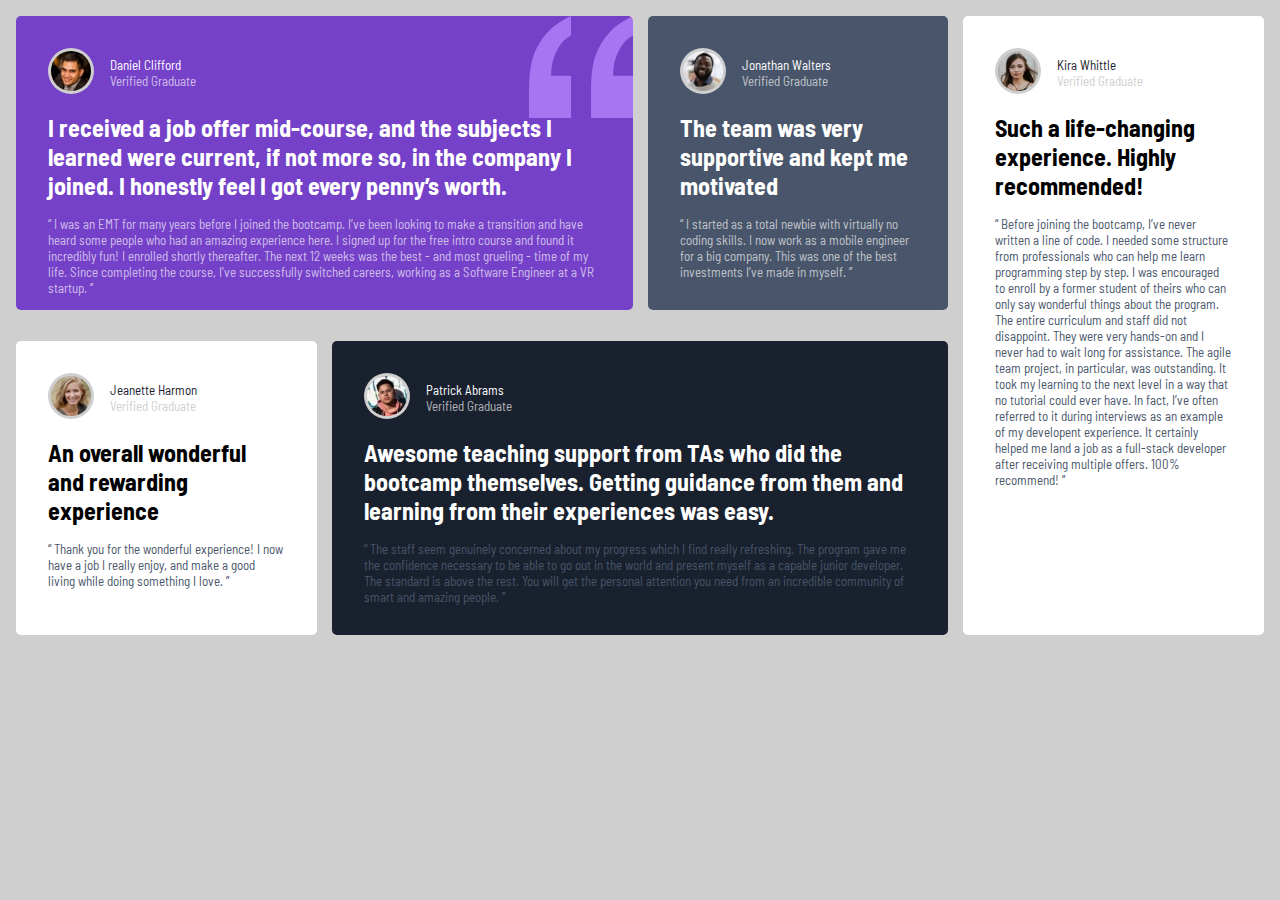
<file: 1-testimonials-grid-section-main/public/index.html>
<!DOCTYPE html>
<html lang="es">
  <head>
    <meta charset="UTF-8">
    <meta http-equiv="X-UA-Compatible" content="IE=edge">
    <meta name="viewport" content="width=device-width, initial-scale=1.0">
    <link rel="preconnect" href="https://fonts.gstatic.com">
    <link href="https://fonts.googleapis.com/css2?family=Barlow+Semi+Condensed:wght@500;600&amp;display=swap" rel="stylesheet">
    <link rel="stylesheet" href="css/styles.css">
    <title>Document</title>
  </head>
  <body>
    <main class="main">
      <article class="card user card--violet card--has-background card--is-daniel">
        <header class="card__header user--is-ligth">
          <div class="user__image-autor"> <img class="user__image" src="asset/images/image-daniel.jpg" alt="author"/></div>
          <div class="user__autor"> 
            <p class="user__name">Daniel Clifford</p>
            <p class="user__work">Verified Graduate</p>
          </div>
        </header>
        <h2 class="card__title">  I received a job offer mid-course, and the subjects I learned were current, if not more so, in the company I joined. I honestly feel I got every penny’s worth.</h2>
        <blockquote class="card__description card__description--is-ligth">“ I was an EMT for many years before I joined the bootcamp. I’ve been looking to make a transition and have heard some people who had an amazing experience here. I signed up for the free intro course and found it incredibly fun! I enrolled shortly thereafter. The next 12 weeks was the best - and most grueling - time of my life. Since completing the course, I’ve successfully switched careers, working as a Software Engineer at a VR startup. ”</blockquote>
      </article>
      <article class="card user card--is-grayish-blue card--is-jonathan">
        <header class="card__header user--is-ligth">
          <div class="user__image-autor"> <img class="user__image" src="asset/images/image-jonathan.jpg" alt="author"/></div>
          <div class="user__autor"> 
            <p class="user__name">Jonathan Walters</p>
            <p class="user__work">Verified Graduate</p>
          </div>
        </header>
        <h2 class="card__title">The team was very supportive and kept me motivated</h2>
        <blockquote class="card__description card__description--is-ligth">“ I started as a total newbie with virtually no coding skills. I now work as a mobile engineer for a big company. This was one of the best investments I’ve made in myself. ”</blockquote>
      </article>
      <article class="card user card--is-jeanette">
        <header class="card__header">
          <div class="user__image-autor"> <img class="user__image" src="asset/images/image-jeanette.jpg" alt="author"/></div>
          <div class="user__autor"> 
            <p class="user__name">Jeanette Harmon</p>
            <p class="user__work">Verified Graduate</p>
          </div>
        </header>
        <h2 class="card__title">An overall wonderful and rewarding experience</h2>
        <blockquote class="card__description ">“ Thank you for the wonderful experience! I now have a job I really enjoy, and make a good living while doing something I love. ”</blockquote>
      </article>
      <article class="card user card--very-dark-blue card--is-patrick">
        <header class="card__header user--is-ligth">
          <div class="user__image-autor"> <img class="user__image" src="asset/images/image-patrick.jpg" alt="author"/></div>
          <div class="user__autor"> 
            <p class="user__name">Patrick Abrams</p>
            <p class="user__work">Verified Graduate</p>
          </div>
        </header>
        <h2 class="card__title">Awesome teaching support from TAs who did the bootcamp themselves. Getting guidance from them and learning from their experiences was easy.</h2>
        <blockquote class="card__description ">“ The staff seem genuinely concerned about my progress which I find really refreshing. The program gave me the confidence necessary to be able to go out in the world and present myself as a capable junior developer. The standard is above the rest. You will get the personal attention you need from an incredible community of smart and amazing people. ”</blockquote>
      </article>
      <article class="card user card--is-kira">
        <header class="card__header">
          <div class="user__image-autor"> <img class="user__image" src="asset/images/image-kira.jpg" alt="author"/></div>
          <div class="user__autor"> 
            <p class="user__name">Kira Whittle</p>
            <p class="user__work">Verified Graduate</p>
          </div>
        </header>
        <h2 class="card__title">Such a life-changing experience. Highly recommended!</h2>
        <blockquote class="card__description ">“ Before joining the bootcamp, I’ve never written a line of code. I needed some structure from professionals who can help me learn programming step by step. I was encouraged to enroll by a former student of theirs who can only say wonderful things about the program. The entire curriculum and staff did not disappoint. They were very hands-on and I never had to wait long for assistance. The agile team project, in particular, was outstanding. It took my learning to the next level in a way that no tutorial could ever have. In fact, I’ve often referred to it during interviews as an example of my developent experience. It certainly helped me land a job as a full-stack developer after receiving multiple offers. 100% recommend! ”</blockquote>
      </article>
    </main>
  </body>
</html>
</file>
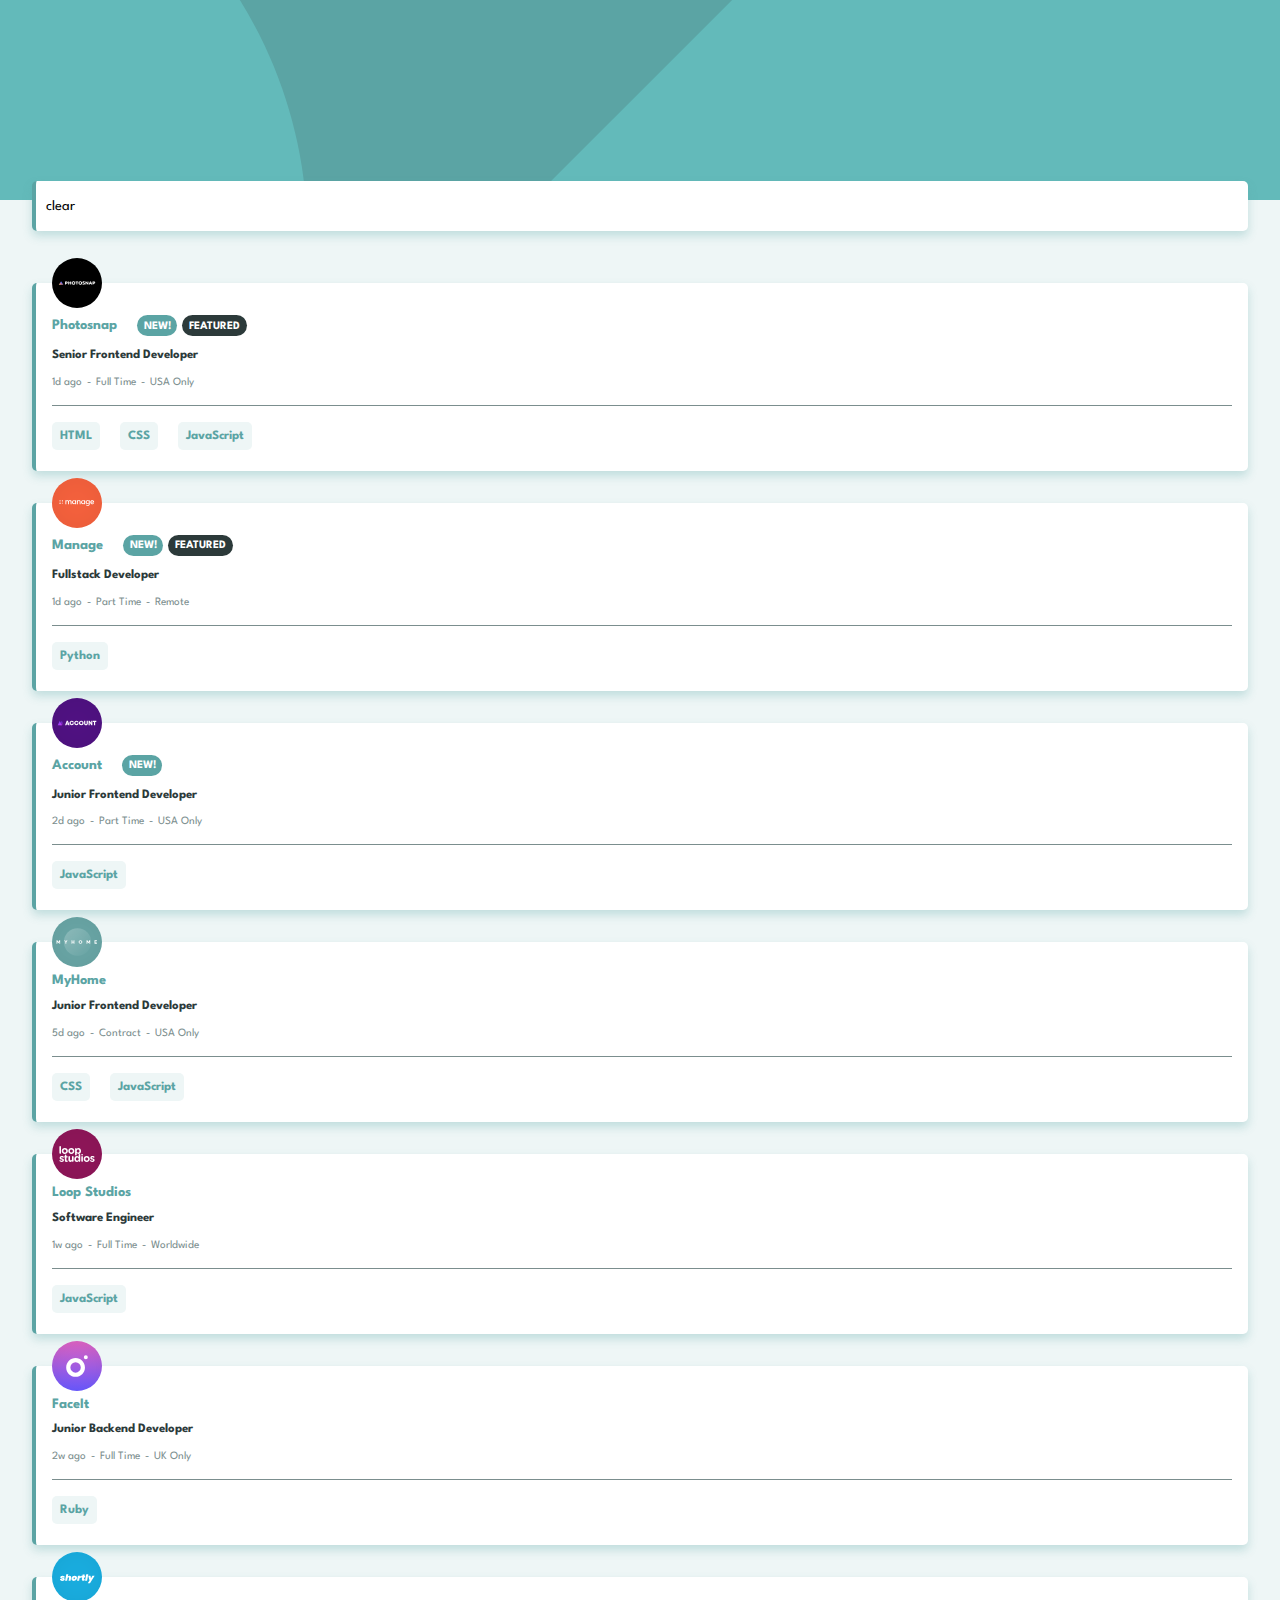
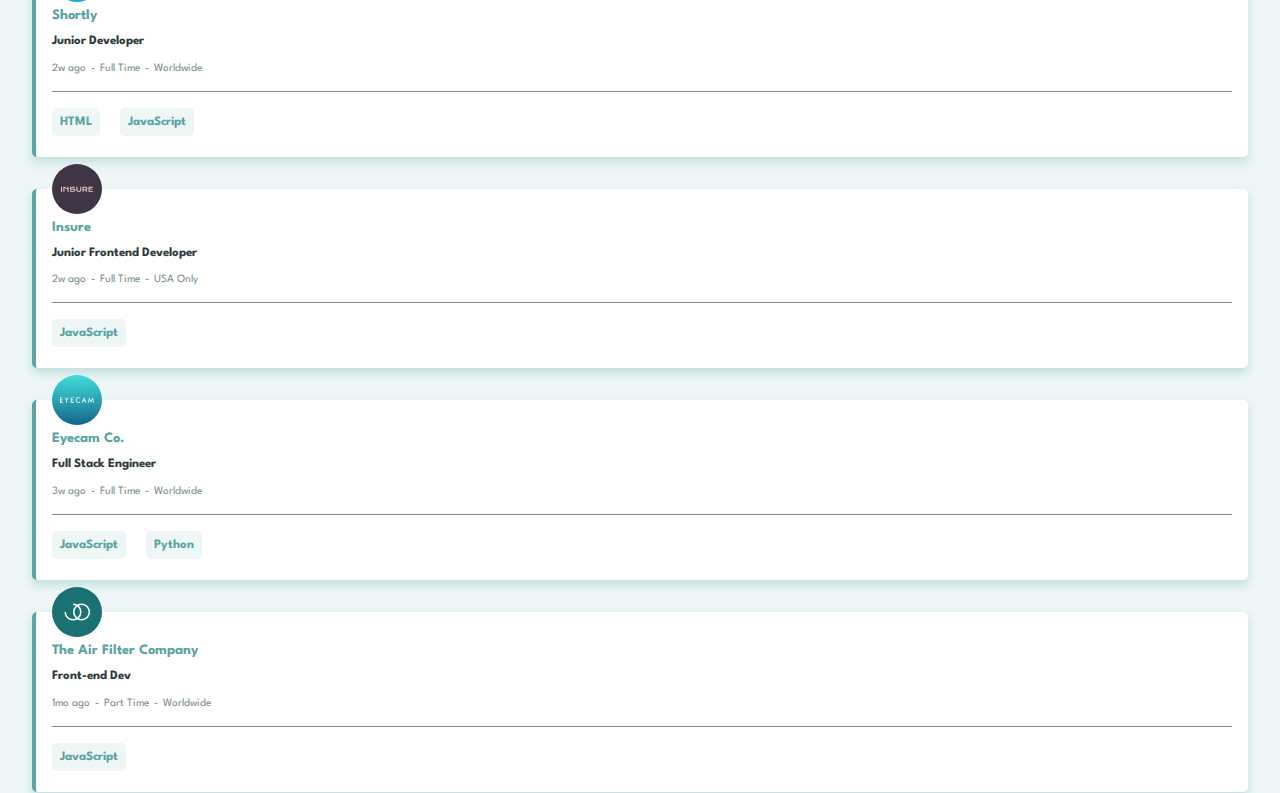
<file: 3-filtro-de-usuarios/public/index.html>
<!DOCTYPE html>
<html lang="en">
  <head>
    <meta charset="UTF-8">
    <meta http-equiv="X-UA-Compatible" content="IE=edge">
    <meta name="viewport" content="width=device-width, initial-scale=1.0">
    <link rel="preconnect" href="https://fonts.googleapis.com">
    <link rel="preconnect" href="https://fonts.gstatic.com" crossorigin="">
    <link href="https://fonts.googleapis.com/css2?family=Spartan:wght@500;700&amp;display=swap" rel="stylesheet">
    <link rel="stylesheet" href="css/stiles.css">
    <title>Document</title>
  </head>
  <body> 
    <header class="header"> </header>
    <main class="main" id="main">
      <div class="filter" id="filter">
        <div class="filter__clear">clear</div>
      </div>
    </main>
    <script src="./js/index-dist.js"> </script>
  </body>
</html>
</file>
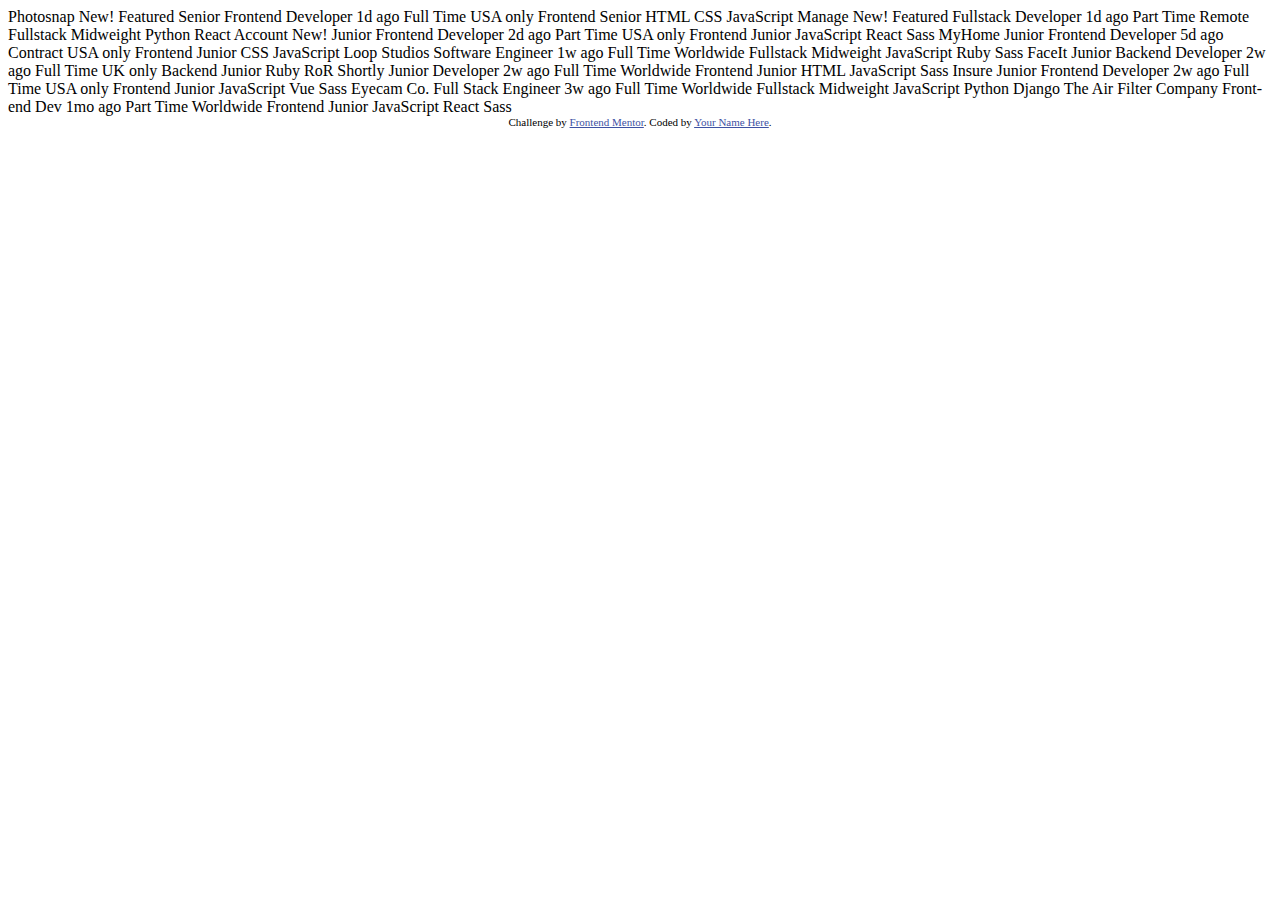
<file: 3-filtro-de-usuarios/static-job-listings-master/index.html>
<!DOCTYPE html>
<html lang="en">
<head>
  <meta charset="UTF-8">
  <meta name="viewport" content="width=device-width, initial-scale=1.0"> <!-- displays site properly based on user's device -->

  <link rel="icon" type="image/png" sizes="32x32" href="./images/favicon-32x32.png">
  
  <title>Frontend Mentor | Job Listings</title>

  <!-- Feel free to remove these styles or customise in your own stylesheet 👍 -->
  <style>
    .attribution { font-size: 11px; text-align: center; }
    .attribution a { color: hsl(228, 45%, 44%); }
  </style>
</head>
<body>
  <!-- Item Start -->
  Photosnap
  New!
  Featured
  Senior Frontend Developer
  1d ago
  Full Time
  USA only
  <!-- Role -->
  Frontend
  <!-- Level -->
  Senior
  <!-- Languages -->
  HTML
  CSS
  JavaScript
  <!-- Item End -->

  <!-- Item Start -->
  Manage
  New!
  Featured
  Fullstack Developer
  1d ago
  Part Time
  Remote
  <!-- Role -->
  Fullstack
  <!-- Level -->
  Midweight
  <!-- Languages -->
  Python
  <!-- Tools -->
  React
  <!-- Item End -->

  <!-- Item Start -->
  Account
  New!
  Junior Frontend Developer
  2d ago
  Part Time
  USA only
  <!-- Role -->
  Frontend
  <!-- Level -->
  Junior
  <!-- Languages -->
  JavaScript
  <!-- Tools -->
  React
  Sass
  <!-- Item End -->

  <!-- Item Start -->
  MyHome
  Junior Frontend Developer
  5d ago
  Contract
  USA only
  <!-- Role -->
  Frontend
  <!-- Level -->
  Junior
  <!-- Languages -->
  CSS
  JavaScript
  <!-- Item End -->

  <!-- Item Start -->
  Loop Studios
  Software Engineer
  1w ago
  Full Time
  Worldwide
  <!-- Role -->
  Fullstack
  <!-- Level -->
  Midweight
  <!-- Languages -->
  JavaScript
  Ruby
  <!-- Tools -->
  Sass
  <!-- Item End -->

  <!-- Item Start -->
  FaceIt
  Junior Backend Developer
  2w ago
  Full Time
  UK only
  <!-- Role -->
  Backend
  <!-- Level -->
  Junior
  <!-- Languages -->
  Ruby
  <!-- Tools -->
  RoR
  <!-- Item End -->

  <!-- Item Start -->
  Shortly
  Junior Developer
  2w ago
  Full Time
  Worldwide
  <!-- Role -->
  Frontend
  <!-- Level -->
  Junior
  <!-- Languages -->
  HTML
  JavaScript
  <!-- Tools -->
  Sass
  <!-- Item End -->

  <!-- Item Start -->
  Insure
  Junior Frontend Developer
  2w ago
  Full Time
  USA only
  <!-- Role -->
  Frontend
  <!-- Level -->
  Junior
  <!-- Languages -->
  JavaScript
  <!-- Tools -->
  Vue
  Sass
  <!-- Item End -->

  <!-- Item Start -->
  Eyecam Co.
  Full Stack Engineer
  3w ago
  Full Time
  Worldwide
  <!-- Role -->
  Fullstack
  <!-- Level -->
  Midweight
  <!-- Languages -->
  JavaScript
  Python
  <!-- Tools -->
  Django
  <!-- Item End -->

  <!-- Item Start -->
  The Air Filter Company
  Front-end Dev
  1mo ago
  Part Time
  Worldwide
  <!-- Role -->
  Frontend
  <!-- Level -->
  Junior
  <!-- Languages -->
  JavaScript
  <!-- Tools -->
  React
  Sass
  <!-- Item End -->
  
  <div class="attribution">
    Challenge by <a href="https://www.frontendmentor.io?ref=challenge" target="_blank">Frontend Mentor</a>. 
    Coded by <a href="#">Your Name Here</a>.
  </div>
</body>
</html>
</file>
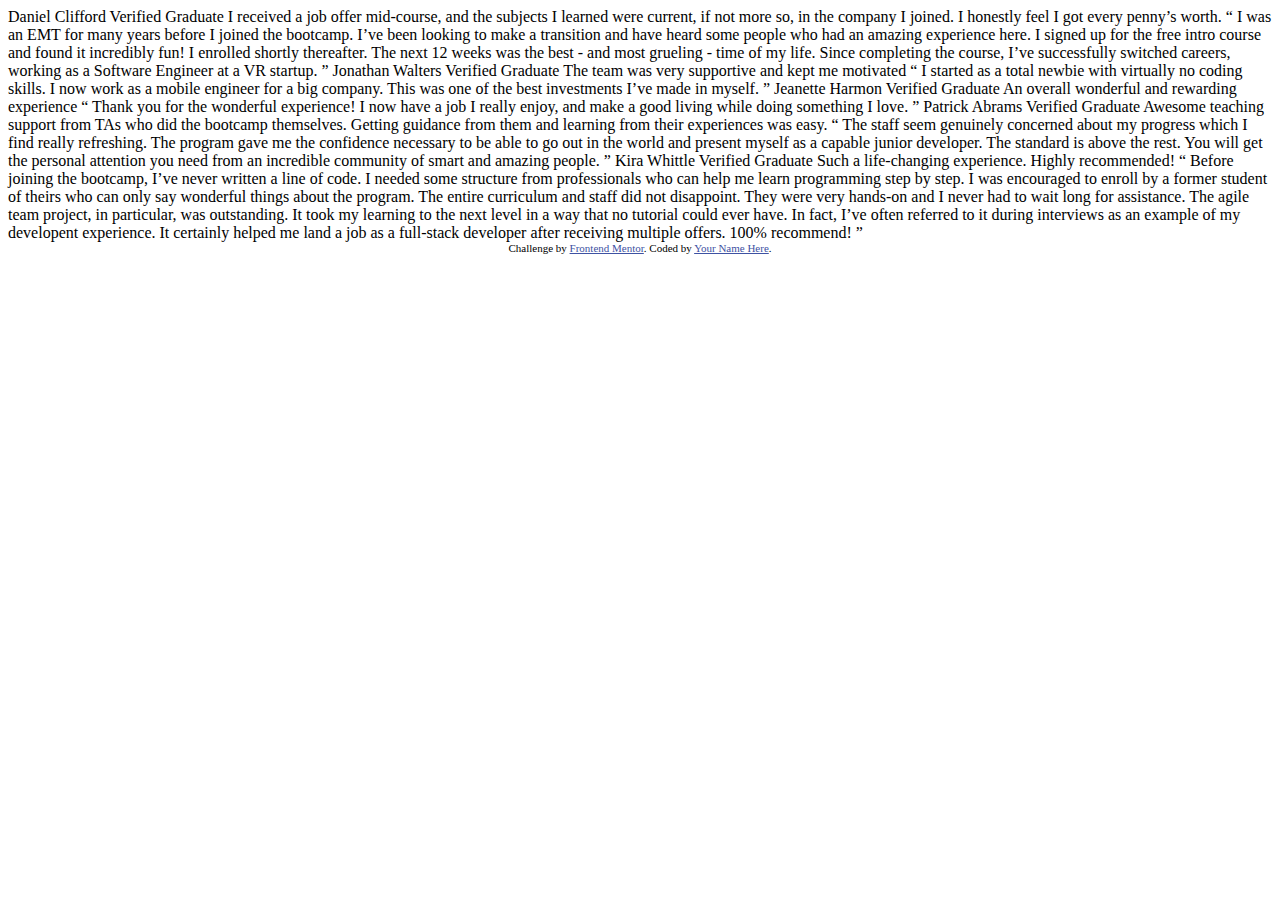
<file: 1-testimonials-grid-section-main/text.html>
<!DOCTYPE html>
<html lang="en">
<head>
  <meta charset="UTF-8">
  <meta name="viewport" content="width=device-width, initial-scale=1.0"> <!-- displays site properly based on user's device -->

  <link rel="icon" type="image/png" sizes="32x32" href="./images/favicon-32x32.png">
  
  <title>Frontend Mentor | [Challenge Name Here]</title>

  <!-- Feel free to remove these styles or customise in your own stylesheet 👍 -->
  <style>
    .attribution { font-size: 11px; text-align: center; }
    .attribution a { color: hsl(228, 45%, 44%); }
  </style>
</head>
<body>
  Daniel Clifford
  Verified Graduate

  I received a job offer mid-course, and the subjects I learned were current, if not more so, 
  in the company I joined. I honestly feel I got every penny’s worth.

  “ I was an EMT for many years before I joined the bootcamp. I’ve been looking to make a 
  transition and have heard some people who had an amazing experience here. I signed up 
  for the free intro course and found it incredibly fun! I enrolled shortly thereafter. 
  The next 12 weeks was the best - and most grueling - time of my life. Since completing 
  the course, I’ve successfully switched careers, working as a Software Engineer at a VR startup. ”

  Jonathan Walters
  Verified Graduate

  The team was very supportive and kept me motivated

  “ I started as a total newbie with virtually no coding skills. I now work as a mobile engineer 
  for a big company. This was one of the best investments I’ve made in myself. ”

  Jeanette Harmon
  Verified Graduate

  An overall wonderful and rewarding experience

  “ Thank you for the wonderful experience! I now have a job I really enjoy, and make a good living 
  while doing something I love. ”

  Patrick Abrams
  Verified Graduate

  Awesome teaching support from TAs who did the bootcamp themselves. Getting guidance from them and 
  learning from their experiences was easy.

  “ The staff seem genuinely concerned about my progress which I find really refreshing. The program 
  gave me the confidence necessary to be able to go out in the world and present myself as a capable 
  junior developer. The standard is above the rest. You will get the personal attention you need from 
  an incredible community of smart and amazing people. ”

  Kira Whittle
  Verified Graduate

  Such a life-changing experience. Highly recommended!

  “ Before joining the bootcamp, I’ve never written a line of code. I needed some structure from 
  professionals who can help me learn programming step by step. I was encouraged to enroll by a former 
  student of theirs who can only say wonderful things about the program. The entire curriculum and staff 
  did not disappoint. They were very hands-on and I never had to wait long for assistance. The agile team 
  project, in particular, was outstanding. It took my learning to the next level in a way that no tutorial 
  could ever have. In fact, I’ve often referred to it during interviews as an example of my developent 
  experience. It certainly helped me land a job as a full-stack developer after receiving multiple offers. 
  100% recommend! ”
  
  <div class="attribution">
    Challenge by <a href="https://www.frontendmentor.io?ref=challenge" target="_blank">Frontend Mentor</a>. 
    Coded by <a href="#">Your Name Here</a>.
  </div>
</body>
</html>
</file>
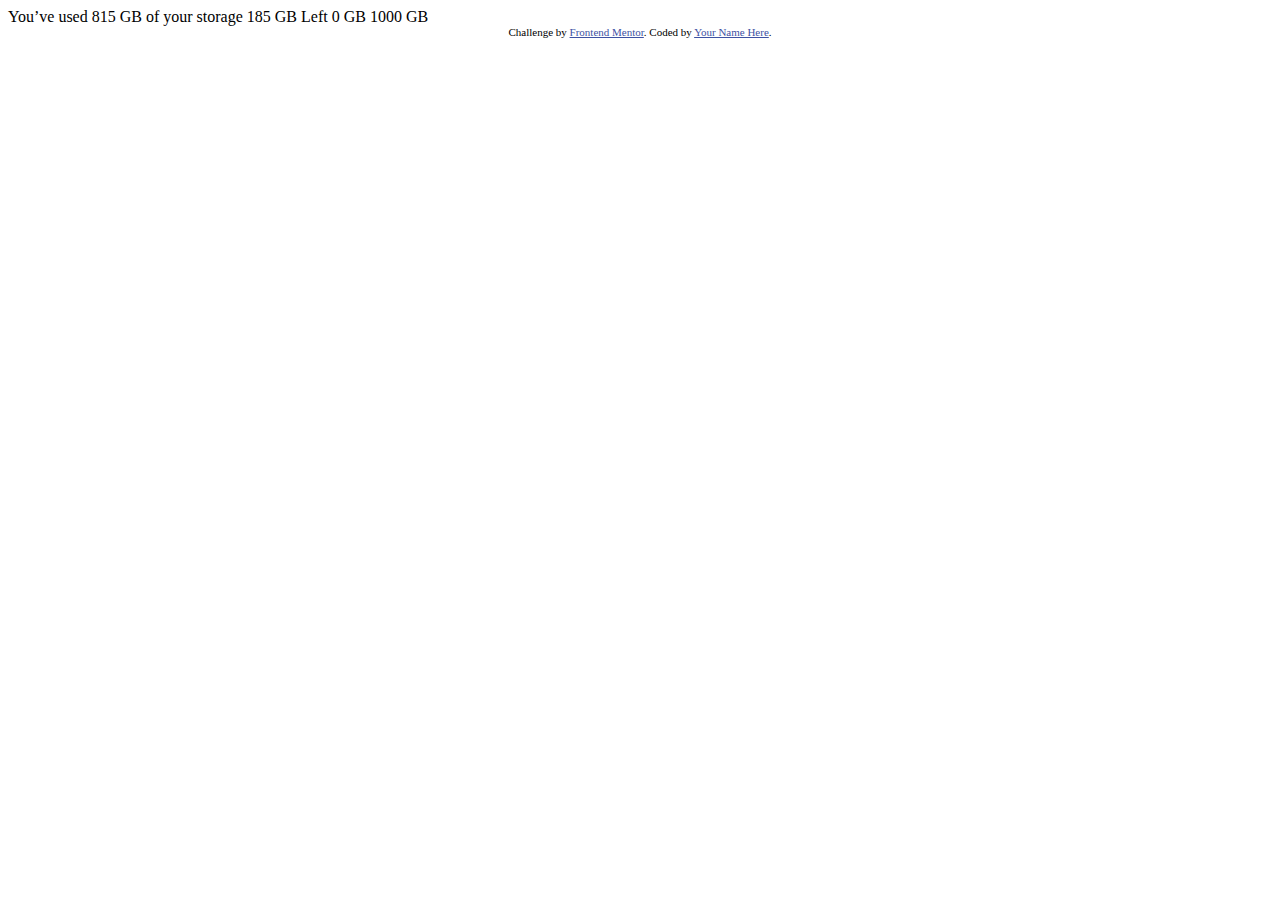
<file: fylo-data-storage-component-master-INTERMEDIATE/text.html.html>
<!DOCTYPE html>
<html lang="en">
<head>
  <meta charset="UTF-8">
  <meta name="viewport" content="width=device-width, initial-scale=1.0"> <!-- displays site properly based on user's device -->

  <link rel="icon" type="image/png" sizes="32x32" href="./images/favicon-32x32.png">
  
  <title>Frontend Mentor | Fylo data storage component</title>

  <!-- Feel free to remove these styles or customise in your own stylesheet 👍 -->
  <style>
    .attribution { font-size: 11px; text-align: center; }
    .attribution a { color: hsl(228, 45%, 44%); }
  </style>
</head>
<body>

  You’ve used 815 GB of your storage

  185 GB Left
  
  0 GB
  1000 GB
  
  <div class="attribution">
    Challenge by <a href="https://www.frontendmentor.io?ref=challenge" target="_blank">Frontend Mentor</a>. 
    Coded by <a href="#">Your Name Here</a>.
  </div>
</body>
</html>
</file>
<file: 1-testimonials-grid-section-main/public/css/styles.css>
/*usamo esta llada para que funcione @use el "as" es para darle un nombre a esa importacion y poder usarla.
si ponemos un nombre como v1 usaremos v1.variableDeSASS  y si ponemos un * estonces solo llamamos a la variable sin prefijo
ej deuso de prefijo
@use '../config/variables' as v1;
body{
   background-color: v1.$violet; 
}*/
body {
  display: grid;
  font-size: 13px;
  padding: 1rem;
  font-family: "Barlow Semi Condensed", sans-serif;
  background-color: #cfcfcf;
}
@media screen and (min-width: 1024px) {
  body {
    place-items: center;
  }
}

body,
blockquote, h2, p {
  margin: 0;
}

.main {
  display: grid;
}
@media screen and (min-width: 1024px) {
  .main {
    gap: 15px;
    grid-template-columns: repeat(4, 1fr);
    grid-template-rows: repeat(2, 310px);
  }
}

.card {
  background-color: white;
  padding: 2rem;
  border-radius: 5px;
  margin-bottom: 1rem;
}
@media screen and (min-width: 1024px) {
  .card--is-daniel {
    grid-column: 1/3;
    grid-row: 1/1;
  }
  .card--is-patrick {
    grid-column: 2/4;
  }
  .card--is-kira {
    grid-column: 4/5;
    grid-row: 1/-1;
  }
}
.card__header {
  display: flex;
  align-items: center;
  margin-bottom: 1rem;
}
.card__title {
  text-align: left;
  font-size: 1.5rem;
  margin-bottom: 1rem;
}
.card__description {
  color: var(--description-color, #48556a);
}
.card__description--is-ligth {
  --description-color:#ffffffaa;
}
.card--violet {
  background-color: #7541c8;
  background-image: url("../asset/images/bg-pattern-quotation.svg");
  background-repeat: no-repeat;
  background-position-x: right;
}
.card--violet, .card--is-grayish-blue, .card--very-dark-blue {
  color: white;
}
.card____description {
  color: var(--coment-color, #48556a);
}
.card____description--is-ligth {
  --coment-color:#ffffffaa;
}
.card--is-grayish-blue {
  background-color: #48556a;
}
.card--very-dark-blue {
  background-color: #19212e;
}

.user__autor {
  margin-left: 1rem;
}
.user__name {
  color: var(--author-color, #19212e);
}
.user__work {
  color: var(--work-author, #cfcfcf);
}
.user__image {
  border-radius: 50%;
  width: 40px;
  height: 40px;
  padding: 3px;
  background-color: #cfcfcf;
}
.user--is-ligth {
  --author-color:$white;
  --work-author:#ffffffaa;
}
</file>
<file: 3-filtro-de-usuarios/public/css/stiles.css>
:root{--Desaturated-Dark-Cyan:hsl(180,29%,50%);--Light-Grayish-Cyan:hsl(180,52%,96%);--Light-Grayish-Cyan:hsl(180,31%,95%);--Dark-Grayish-Cyan:hsl(180,8%,52%);--Very-Dark-Grayish-Cyan:hsl(180,14%,20%)}body{margin:0;font-family:"Spartan",sans-serif;background-color:var(--Light-Grayish-Cyan)}.header{background-image:url("../assets/images/bg-header-mobile.svg");background-repeat:no-repeat;background-size:cover;height:200px;background-color:var(--Desaturated-Dark-Cyan)}.main{padding:1px 2em;position:relative}.card{position:relative;background-color:#fff;border-left:4px solid var(--Desaturated-Dark-Cyan);-webkit-box-shadow:0px 5px 10px rgba(91,164,164,0.3);box-shadow:0px 5px 10px rgba(91,164,164,0.3);border-radius:5px;padding:2em 1em 1em 1em;margin-top:2em;-webkit-transition:all 0.5s;transition:all 0.5s}.card__image{position:absolute;width:50px;height:50px;top:-25px}.card__header{display:-webkit-box;display:-ms-flexbox;display:flex;-webkit-box-align:center;-ms-flex-align:center;align-items:center}.card__title{margin:0 20px 0 0;font-size:0.9rem;color:var(--Desaturated-Dark-Cyan)}.card__label{color:#fff;font-size:0.7rem;font-weight:700;background-color:var(--Desaturated-Dark-Cyan);margin-right:5px;padding:0.5em 0.6em;border-radius:20px}.card__label--dark{background-color:var(--Very-Dark-Grayish-Cyan)}.card__body{border-bottom:1px solid var(--Dark-Grayish-Cyan);padding:0 0 1em 0;margin-bottom:1rem}.card__position{font-weight:700;font-size:0.8rem;color:var(--Very-Dark-Grayish-Cyan)}.card__job-info{color:var(--Dark-Grayish-Cyan);position:relative;font-size:0.7rem;margin-right:5px}.card__job-info:not(:first-of-type):before{content:"-";margin-right:5px}.card__footer{display:-webkit-box;display:-ms-flexbox;display:flex;-ms-flex-wrap:wrap;flex-wrap:wrap}.card__tag{background-color:var(--Light-Grayish-Cyan);border-radius:5px;color:var(--Desaturated-Dark-Cyan);font-size:0.8rem;font-weight:700;margin-right:20px;padding:0.5rem;margin-bottom:5px;cursor:pointer}.card--hide{display:none}.filter{position:relative;display:-webkit-box;display:-ms-flexbox;display:flex;-ms-flex-wrap:wrap;flex-wrap:wrap;-webkit-box-align:center;-ms-flex-align:center;align-items:center;top:-20px;max-width:100%;min-height:50px;border-left:4px solid var(--Desaturated-Dark-Cyan);-webkit-box-shadow:0px 5px 10px rgba(91,164,164,0.3);box-shadow:0px 5px 10px rgba(91,164,164,0.3);border-radius:5px;background-color:#fff;font-size:0.9rem;padding-left:10px;cursor:pointer}.tag{display:-webkit-box;display:-ms-flexbox;display:flex;-webkit-box-align:center;-ms-flex-align:center;align-items:center;border-radius:5px;margin-bottom:5px;margin-left:10px;font-weight:700;background-color:var(--Light-Grayish-Cyan)}.tag--whith-close{padding:0 0 0 0.7em}.tag__close{display:-webkit-box;display:-ms-flexbox;display:flex;-webkit-box-align:center;-ms-flex-align:center;align-items:center;margin-left:0.3em;border-radius:0 5px 5px 0;padding:0.5em;background-color:var(--Desaturated-Dark-Cyan);z-index:10}
</file>
